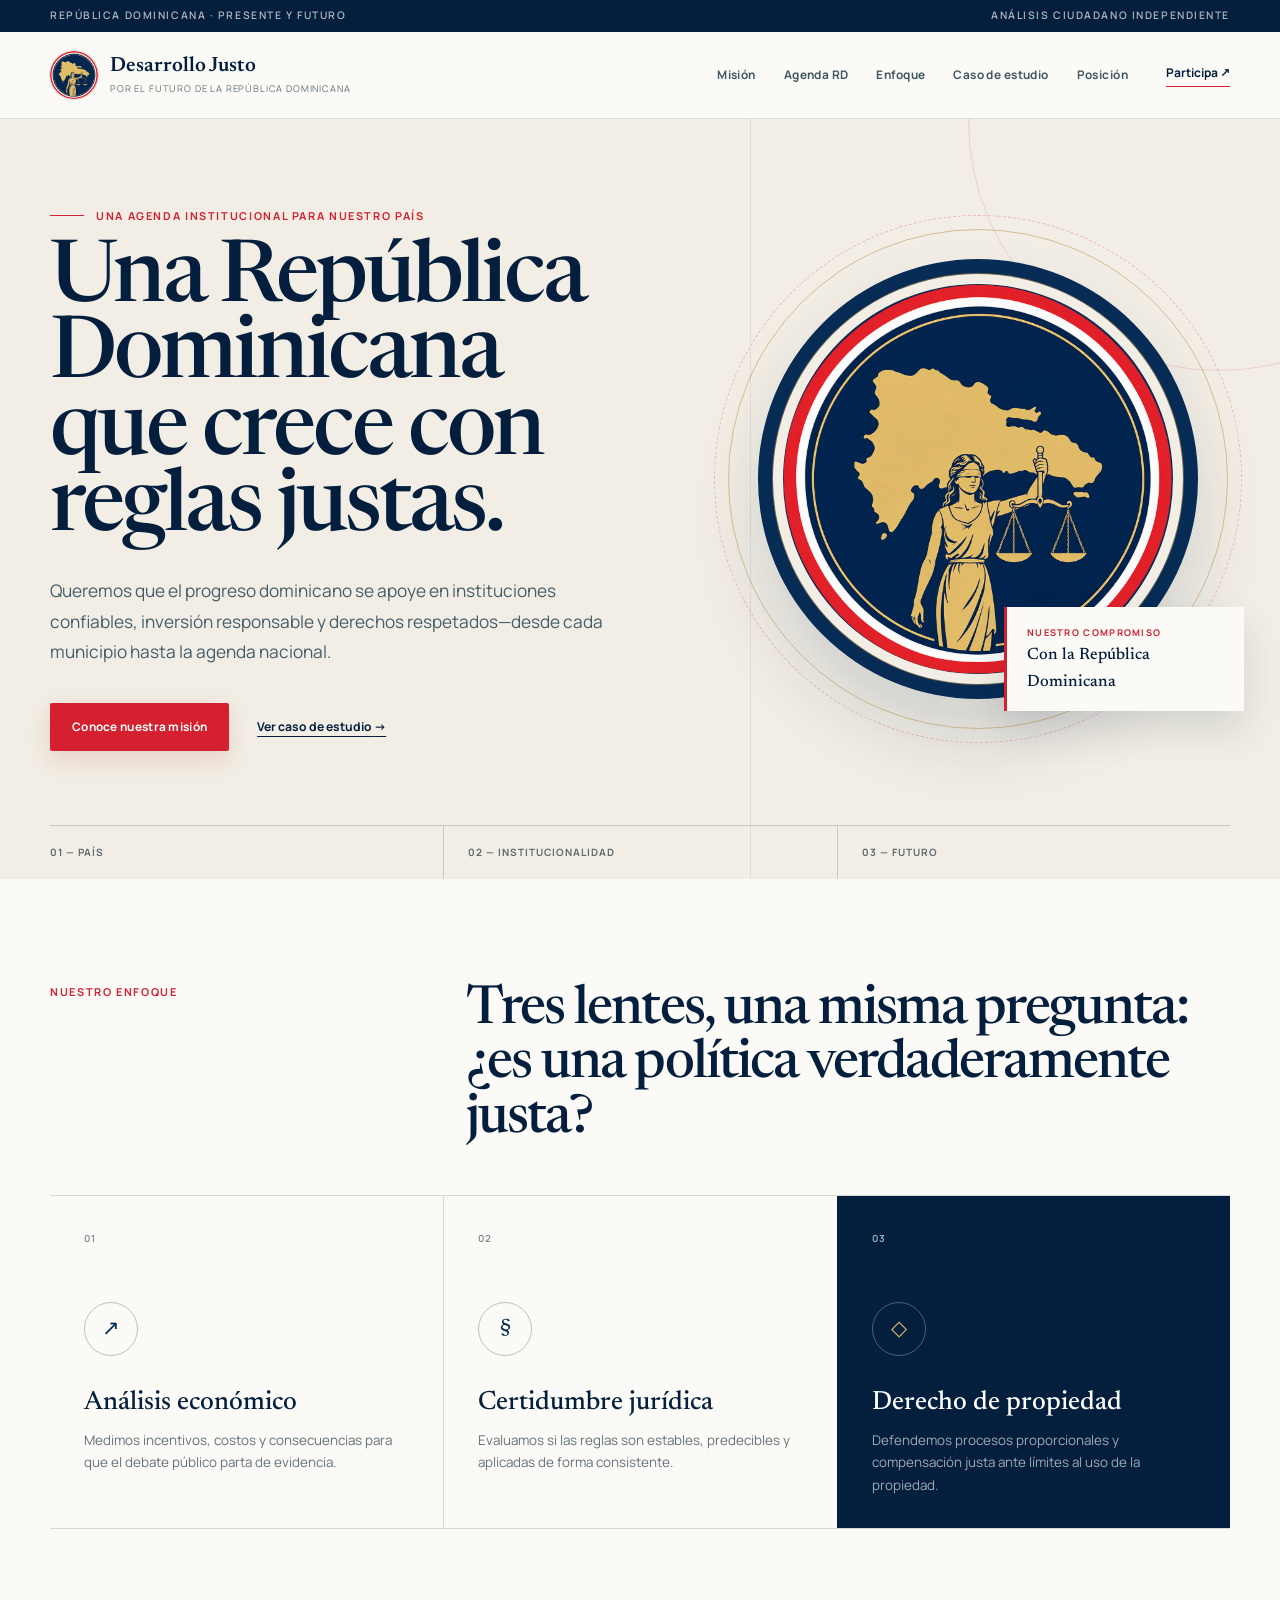
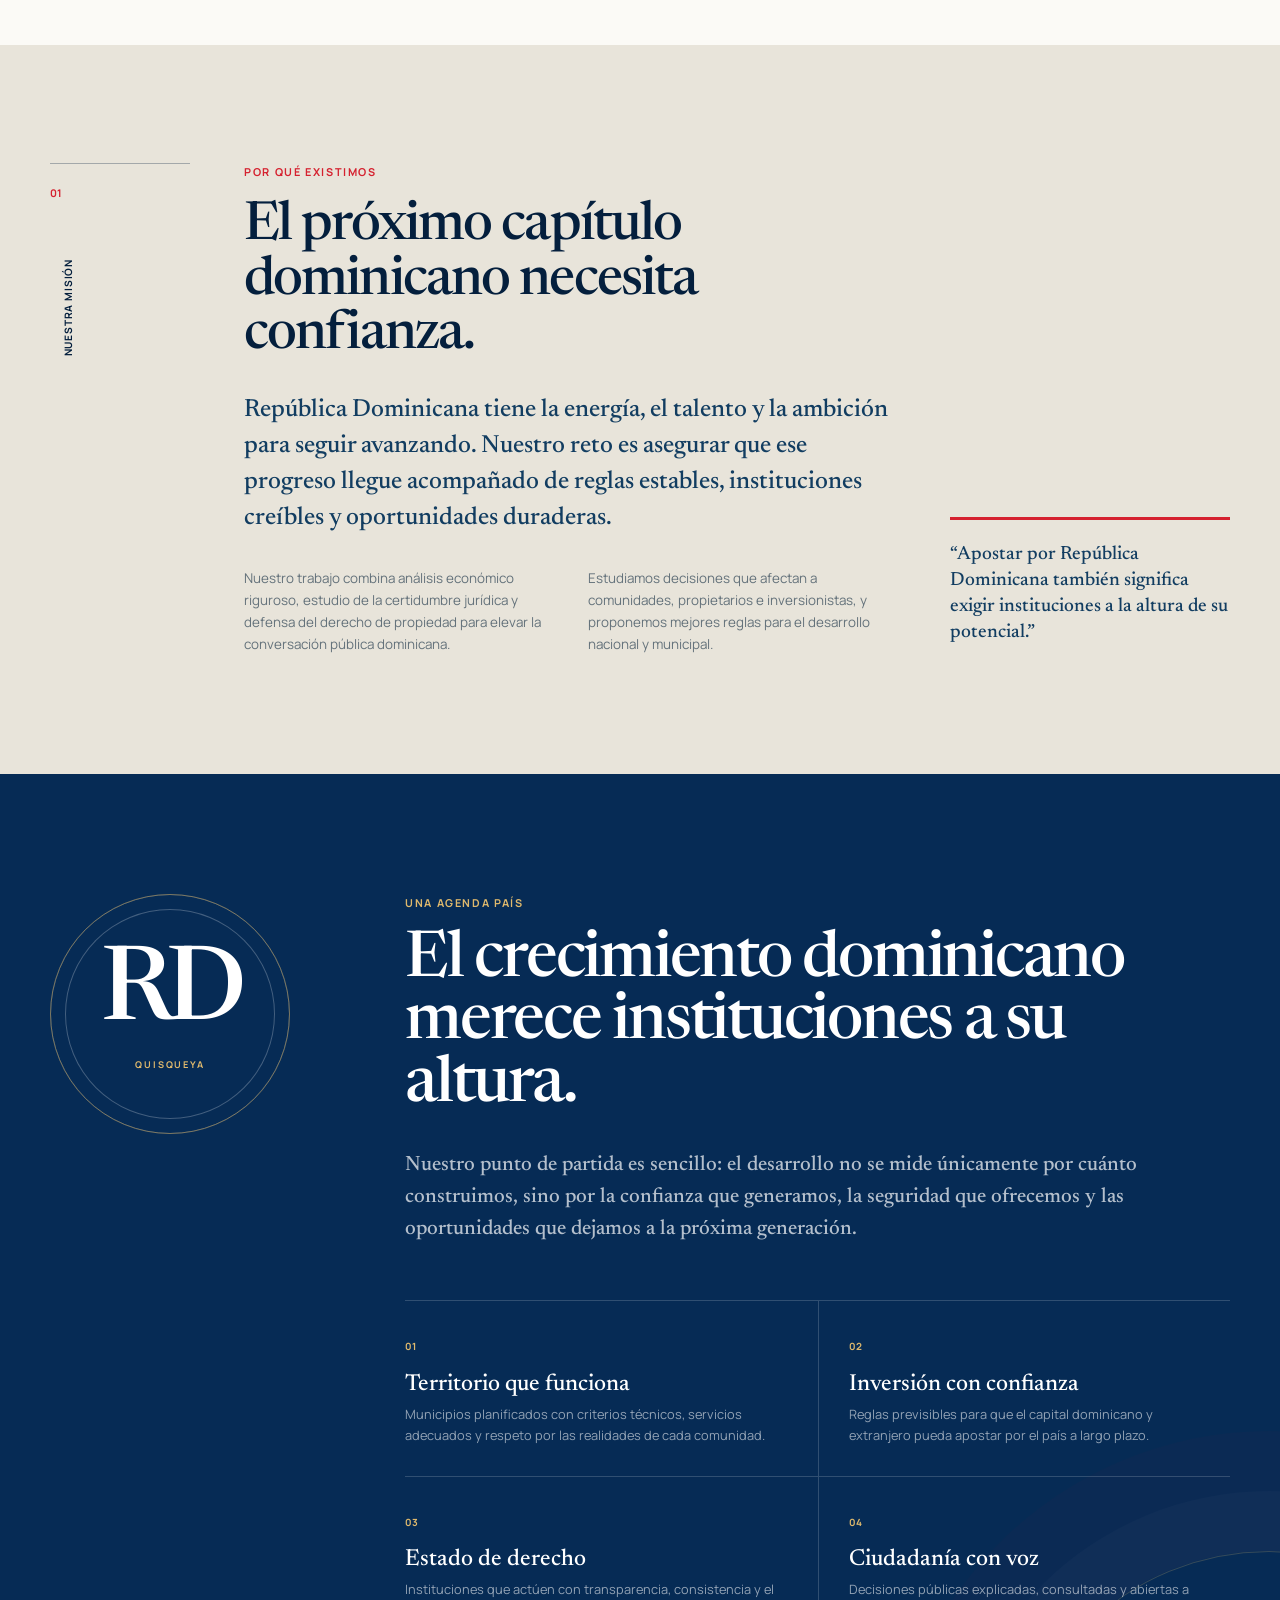
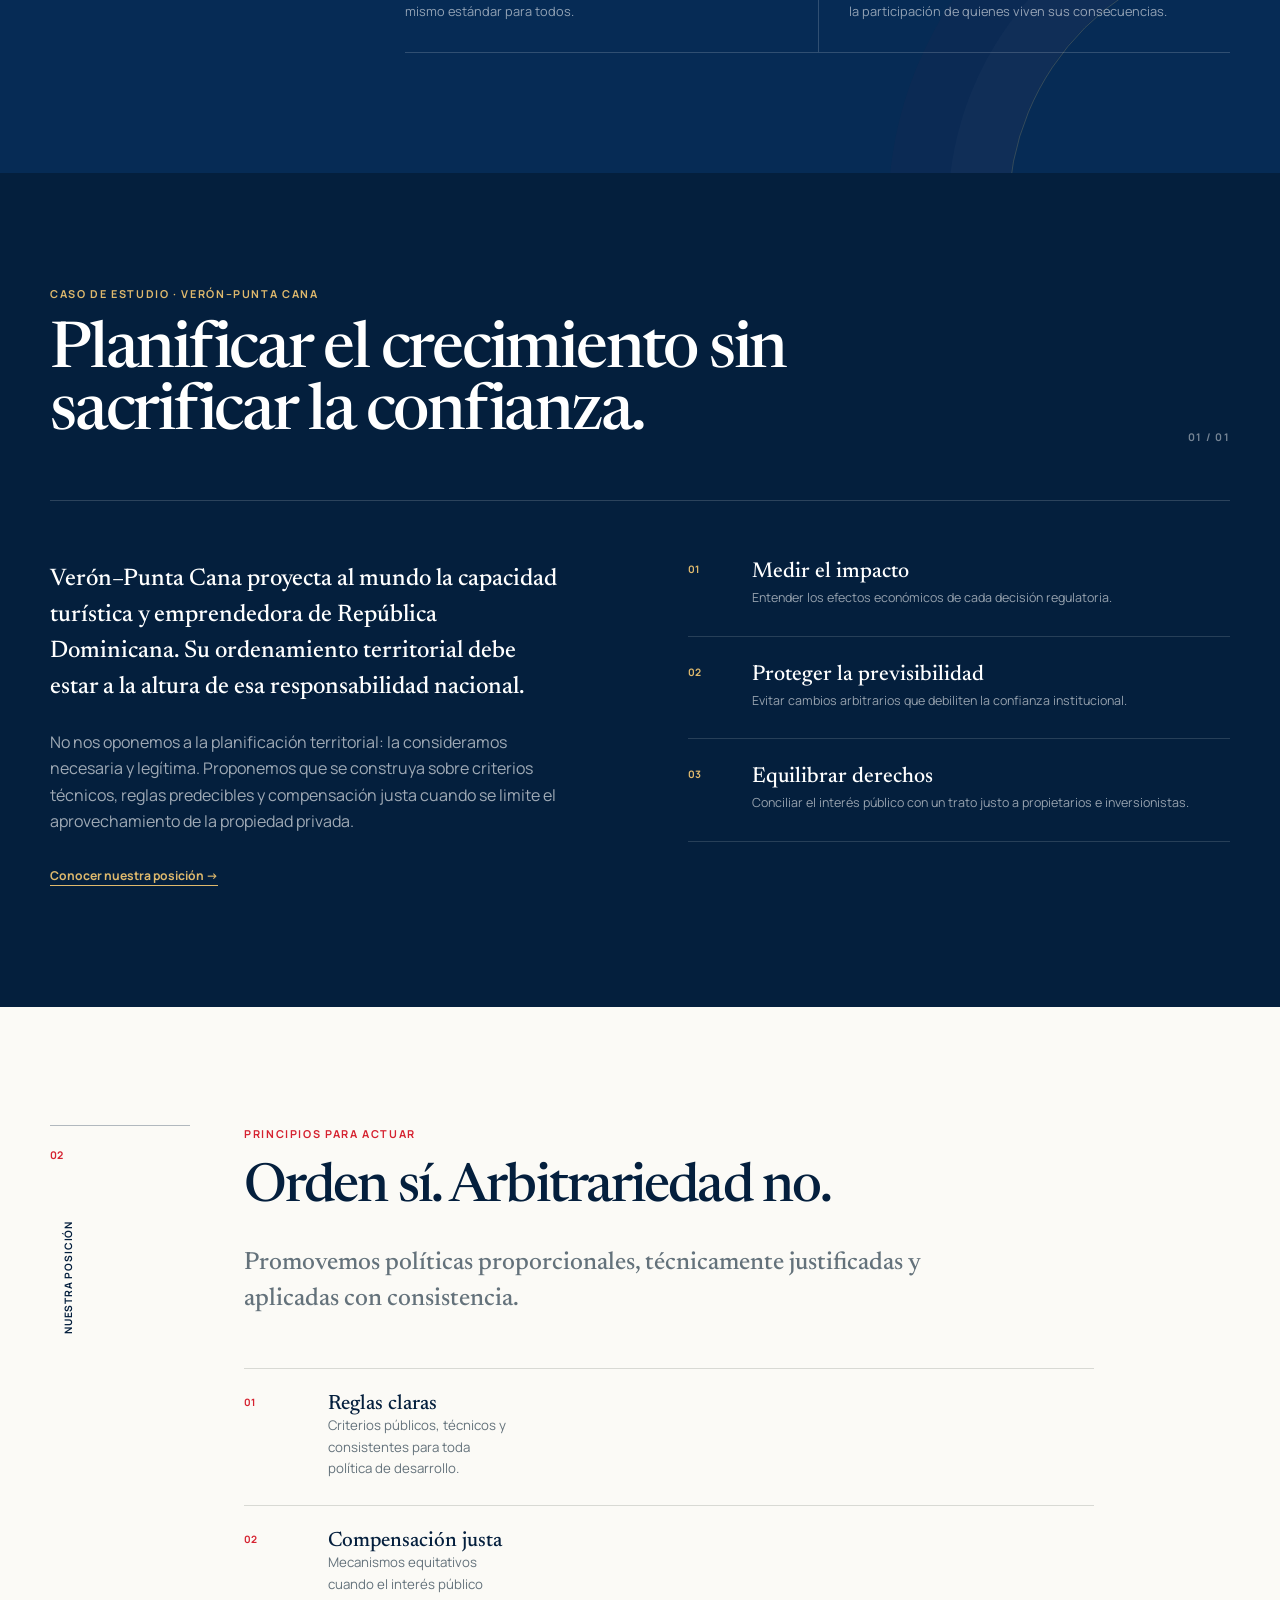
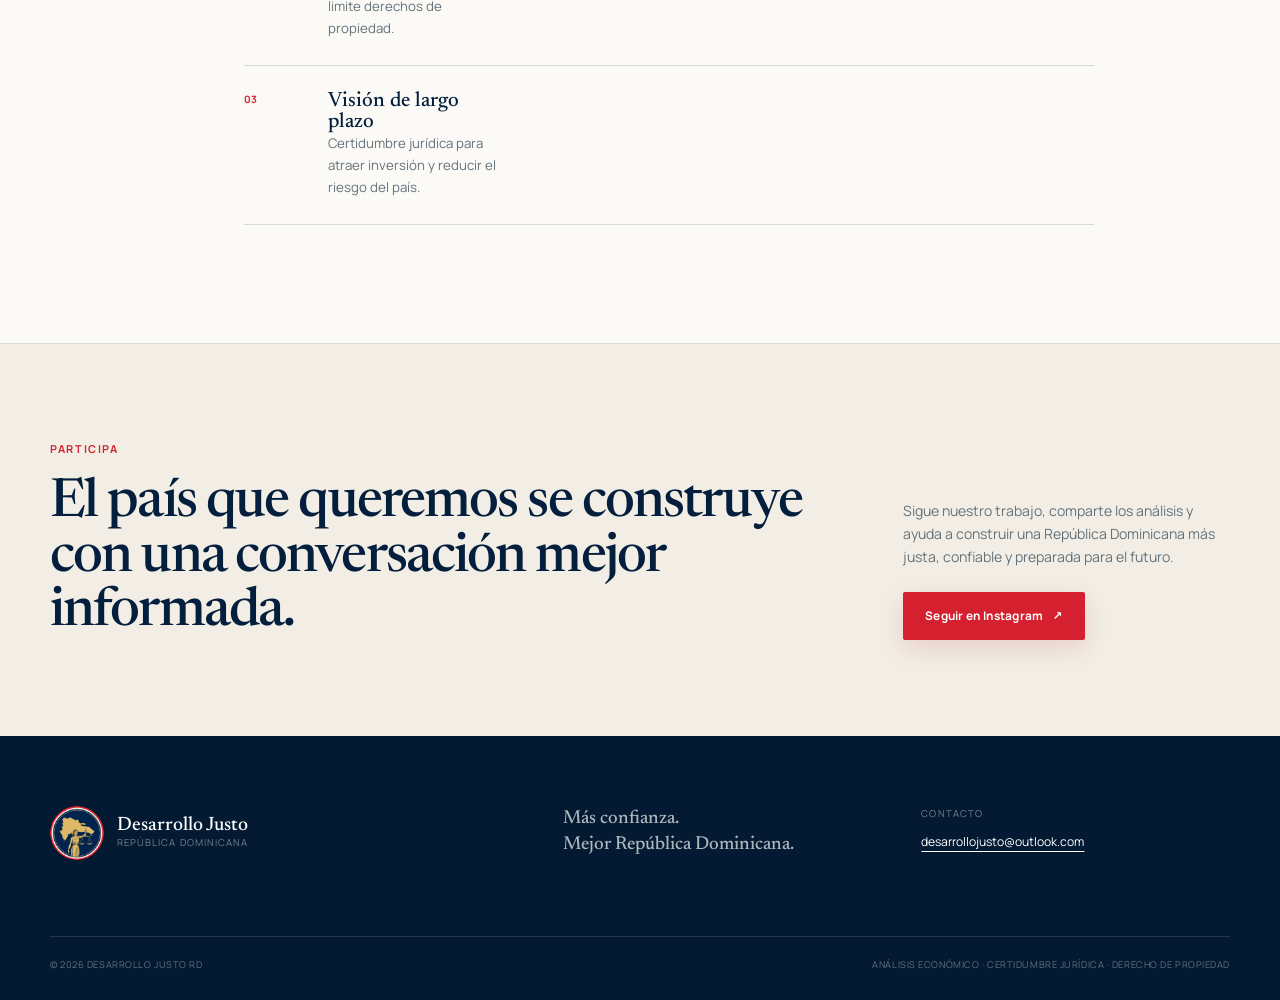
<file: index.html>
<!doctype html>
<html lang="es">
<head>
  <meta charset="utf-8">
  <meta name="viewport" content="width=device-width, initial-scale=1">
  <meta name="description" content="Desarrollo Justo RD promueve reglas claras, certidumbre jurídica y políticas públicas basadas en evidencia.">
  <title>Desarrollo Justo RD — Instituciones, inversión y territorio</title>
  <link rel="preconnect" href="https://fonts.googleapis.com">
  <link rel="preconnect" href="https://fonts.gstatic.com" crossorigin>
  <link href="https://fonts.googleapis.com/css2?family=Manrope:wght@400;500;600;700&family=Newsreader:opsz,wght@6..72,500;6..72,600&display=swap" rel="stylesheet">
  <link rel="stylesheet" href="styles.css?v=964a972">
</head>
<body>
  <div class="topline">
    <div class="container topline-inner">
      <span>República Dominicana · Presente y futuro</span>
      <span>Análisis ciudadano independiente</span>
    </div>
  </div>

  <header class="site-header">
    <div class="container header-inner">
      <a class="brand" href="#inicio" aria-label="Desarrollo Justo RD — Inicio">
        <img src="assets/desarrollo-justo-logo-circular.png" alt="">
        <span class="brand-copy">
          <strong>Desarrollo Justo</strong>
          <small>Por el futuro de la República Dominicana</small>
        </span>
      </a>

      <nav class="nav" id="nav" aria-label="Navegación principal">
        <a href="#mision">Misión</a>
        <a href="#agenda">Agenda RD</a>
        <a href="#enfoque">Enfoque</a>
        <a href="#veron">Caso de estudio</a>
        <a href="#posicion">Posición</a>
      </nav>

      <a class="header-action" href="#cta">Participa <span aria-hidden="true">↗</span></a>
      <button class="nav-toggle" id="navToggle" aria-label="Abrir menú" aria-expanded="false">Menú</button>
    </div>
  </header>

  <main id="inicio">
    <section class="hero">
      <div class="hero-rule" aria-hidden="true"></div>
      <div class="container hero-grid">
        <div class="hero-copy">
          <p class="kicker">Una agenda institucional para nuestro país</p>
          <h1>Una República Dominicana que crece con reglas justas.</h1>
          <p class="hero-lead">Queremos que el progreso dominicano se apoye en instituciones confiables, inversión responsable y derechos respetados—desde cada municipio hasta la agenda nacional.</p>
          <div class="hero-actions">
            <a class="btn primary" href="#mision">Conoce nuestra misión</a>
            <a class="text-link" href="#veron">Ver caso de estudio <span aria-hidden="true">→</span></a>
          </div>
        </div>

        <div class="hero-seal">
          <span class="seal-orbit orbit-one" aria-hidden="true"></span>
          <span class="seal-orbit orbit-two" aria-hidden="true"></span>
          <img src="assets/desarrollo-justo-logo-circular.png" alt="Emblema de Desarrollo Justo RD: la República Dominicana y la figura de la Justicia con su balanza">
          <div class="seal-caption">
            <span>Nuestro compromiso</span>
            <strong>Con la República Dominicana</strong>
          </div>
        </div>
      </div>

      <div class="container hero-footnote" aria-label="Principios de trabajo">
        <span>01 — País</span>
        <span>02 — Institucionalidad</span>
        <span>03 — Futuro</span>
      </div>
    </section>

    <section id="enfoque" class="pillars">
      <div class="container">
        <div class="section-heading compact">
          <p class="eyebrow">Nuestro enfoque</p>
          <h2>Tres lentes, una misma pregunta: ¿es una política verdaderamente justa?</h2>
        </div>

        <div class="pillar-grid">
          <article class="pillar-card">
            <span class="card-number">01</span>
            <div class="card-icon" aria-hidden="true">↗</div>
            <h3>Análisis económico</h3>
            <p>Medimos incentivos, costos y consecuencias para que el debate público parta de evidencia.</p>
          </article>
          <article class="pillar-card">
            <span class="card-number">02</span>
            <div class="card-icon" aria-hidden="true">§</div>
            <h3>Certidumbre jurídica</h3>
            <p>Evaluamos si las reglas son estables, predecibles y aplicadas de forma consistente.</p>
          </article>
          <article class="pillar-card accent-card">
            <span class="card-number">03</span>
            <div class="card-icon" aria-hidden="true">◇</div>
            <h3>Derecho de propiedad</h3>
            <p>Defendemos procesos proporcionales y compensación justa ante límites al uso de la propiedad.</p>
          </article>
        </div>
      </div>
    </section>

    <section id="mision" class="mission">
      <div class="container editorial-grid">
        <div class="section-index">
          <span>01</span>
          <p>Nuestra misión</p>
        </div>
        <div class="mission-main">
          <p class="eyebrow">Por qué existimos</p>
          <h2>El próximo capítulo dominicano necesita confianza.</h2>
          <p class="intro">República Dominicana tiene la energía, el talento y la ambición para seguir avanzando. Nuestro reto es asegurar que ese progreso llegue acompañado de reglas estables, instituciones creíbles y oportunidades duraderas.</p>
          <div class="mission-columns">
            <p>Nuestro trabajo combina análisis económico riguroso, estudio de la certidumbre jurídica y defensa del derecho de propiedad para elevar la conversación pública dominicana.</p>
            <p>Estudiamos decisiones que afectan a comunidades, propietarios e inversionistas, y proponemos mejores reglas para el desarrollo nacional y municipal.</p>
          </div>
        </div>
        <blockquote>“Apostar por República Dominicana también significa exigir instituciones a la altura de su potencial.”</blockquote>
      </div>
    </section>

    <section id="agenda" class="country-agenda">
      <div class="container country-grid">
        <div class="country-monogram" aria-hidden="true">
          <span>RD</span>
          <small>Quisqueya</small>
        </div>
        <div class="country-content">
          <p class="eyebrow light">Una agenda país</p>
          <h2>El crecimiento dominicano merece instituciones a su altura.</h2>
          <p class="country-intro">Nuestro punto de partida es sencillo: el desarrollo no se mide únicamente por cuánto construimos, sino por la confianza que generamos, la seguridad que ofrecemos y las oportunidades que dejamos a la próxima generación.</p>

          <div class="agenda-grid">
            <article>
              <span>01</span>
              <h3>Territorio que funciona</h3>
              <p>Municipios planificados con criterios técnicos, servicios adecuados y respeto por las realidades de cada comunidad.</p>
            </article>
            <article>
              <span>02</span>
              <h3>Inversión con confianza</h3>
              <p>Reglas previsibles para que el capital dominicano y extranjero pueda apostar por el país a largo plazo.</p>
            </article>
            <article>
              <span>03</span>
              <h3>Estado de derecho</h3>
              <p>Instituciones que actúen con transparencia, consistencia y el mismo estándar para todos.</p>
            </article>
            <article>
              <span>04</span>
              <h3>Ciudadanía con voz</h3>
              <p>Decisiones públicas explicadas, consultadas y abiertas a la participación de quienes viven sus consecuencias.</p>
            </article>
          </div>
        </div>
      </div>
    </section>

    <section id="veron" class="case-study">
      <div class="container">
        <div class="case-header">
          <div>
            <p class="eyebrow light">Caso de estudio · Verón–Punta Cana</p>
            <h2>Planificar el crecimiento sin sacrificar la confianza.</h2>
          </div>
          <span class="case-number">01 / 01</span>
        </div>

        <div class="case-grid">
          <div class="case-copy">
            <p class="case-lead">Verón–Punta Cana proyecta al mundo la capacidad turística y emprendedora de República Dominicana. Su ordenamiento territorial debe estar a la altura de esa responsabilidad nacional.</p>
            <p>No nos oponemos a la planificación territorial: la consideramos necesaria y legítima. Proponemos que se construya sobre criterios técnicos, reglas predecibles y compensación justa cuando se limite el aprovechamiento de la propiedad privada.</p>
            <a class="case-link" href="#posicion">Conocer nuestra posición <span aria-hidden="true">→</span></a>
          </div>

          <ol class="case-framework">
            <li>
              <span>01</span>
              <div><strong>Medir el impacto</strong><p>Entender los efectos económicos de cada decisión regulatoria.</p></div>
            </li>
            <li>
              <span>02</span>
              <div><strong>Proteger la previsibilidad</strong><p>Evitar cambios arbitrarios que debiliten la confianza institucional.</p></div>
            </li>
            <li>
              <span>03</span>
              <div><strong>Equilibrar derechos</strong><p>Conciliar el interés público con un trato justo a propietarios e inversionistas.</p></div>
            </li>
          </ol>
        </div>
      </div>
    </section>

    <section id="posicion" class="position">
      <div class="container editorial-grid position-grid">
        <div class="section-index">
          <span>02</span>
          <p>Nuestra posición</p>
        </div>
        <div class="position-main">
          <p class="eyebrow">Principios para actuar</p>
          <h2>Orden sí. Arbitrariedad no.</h2>
          <p class="intro">Promovemos políticas proporcionales, técnicamente justificadas y aplicadas con consistencia.</p>

          <div class="principle-list">
            <article>
              <span>01</span>
              <div><h3>Reglas claras</h3><p>Criterios públicos, técnicos y consistentes para toda política de desarrollo.</p></div>
            </article>
            <article>
              <span>02</span>
              <div><h3>Compensación justa</h3><p>Mecanismos equitativos cuando el interés público limite derechos de propiedad.</p></div>
            </article>
            <article>
              <span>03</span>
              <div><h3>Visión de largo plazo</h3><p>Certidumbre jurídica para atraer inversión y reducir el riesgo del país.</p></div>
            </article>
          </div>
        </div>
      </div>
    </section>

    <section id="cta" class="cta">
      <div class="container cta-grid">
        <div>
          <p class="eyebrow">Participa</p>
          <h2>El país que queremos se construye con una conversación mejor informada.</h2>
        </div>
        <div class="cta-copy">
          <p>Sigue nuestro trabajo, comparte los análisis y ayuda a construir una República Dominicana más justa, confiable y preparada para el futuro.</p>
          <a class="btn primary" href="https://www.instagram.com/desarrollojustord/" target="_blank" rel="noopener">Seguir en Instagram <span aria-hidden="true">↗</span></a>
        </div>
      </div>
    </section>
  </main>

  <footer class="site-footer">
    <div class="container footer-grid">
      <a class="footer-brand" href="#inicio">
        <img src="assets/desarrollo-justo-logo-circular.png" alt="">
        <span><strong>Desarrollo Justo</strong><small>República Dominicana</small></span>
      </a>
      <p>Más confianza.<br>Mejor República Dominicana.</p>
      <div class="footer-contact">
        <span>Contacto</span>
        <a href="mailto:desarrollojusto@outlook.com">desarrollojusto@outlook.com</a>
      </div>
    </div>
    <div class="container footer-bottom">
      <span>© 2026 Desarrollo Justo RD</span>
      <span>Análisis económico · Certidumbre jurídica · Derecho de propiedad</span>
    </div>
  </footer>

  <script>
    (() => {
      const nav = document.getElementById('nav');
      const button = document.getElementById('navToggle');
      button.addEventListener('click', () => {
        const isOpen = nav.classList.toggle('open');
        button.setAttribute('aria-expanded', String(isOpen));
      });
      nav.querySelectorAll('a').forEach(link => link.addEventListener('click', () => {
        nav.classList.remove('open');
        button.setAttribute('aria-expanded', 'false');
      }));
    })();
  </script>
</body>
</html>
</file>
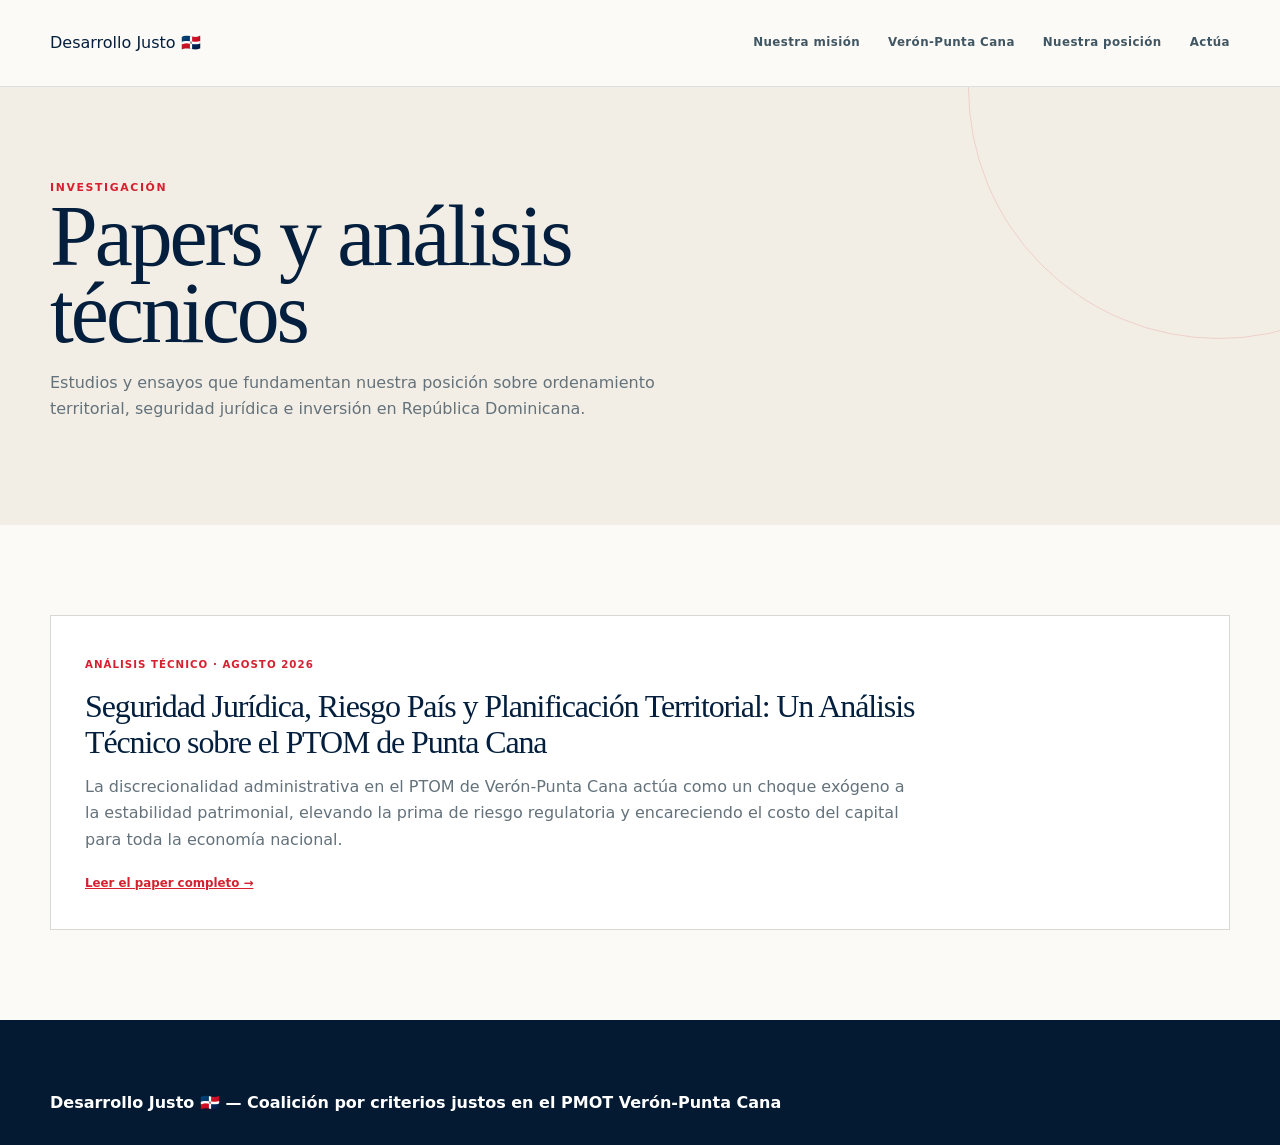
<file: papers.html>
<!doctype html>
<html lang="es">
<head>
  <meta charset="utf-8" />
  <meta name="viewport" content="width=device-width,initial-scale=1" />
  <title>Papers — Desarrollo Justo 🇩🇴</title>
  <link rel="preconnect" href="https://fonts.googleapis.com">
  <link rel="preconnect" href="https://fonts.gstatic.com" crossorigin>
  <link href="https://fonts.googleapis.com/css2?family=Merriweather:ital,wght@0,300;0,400;0,700;1,300&family=Montserrat:wght@600;700&display=swap" rel="stylesheet">
  <link rel="stylesheet" href="styles.css?v=964a972">
</head>
<body>
  <header class="site-header">
    <div class="container header-inner">
      <a class="brand" href="index.html">Desarrollo Justo 🇩🇴</a>
      <nav class="nav" id="nav">
        <a href="index.html#mision">Nuestra misión</a>
        <a href="index.html#veron">Verón-Punta Cana</a>
        <a href="index.html#posicion">Nuestra posición</a>
        <!-- Papers list removed from main navigation -->
        <a href="index.html#cta">Actúa</a>
      </nav>
      <button class="nav-toggle" id="navToggle" aria-label="Abrir menú">☰</button>
    </div>
  </header>

  <main>
    <section class="hero papers-hero">
      <div class="container hero-inner">
        <span class="eyebrow">Investigación</span>
        <h1>Papers y análisis técnicos</h1>
        <p class="lead">Estudios y ensayos que fundamentan nuestra posición sobre ordenamiento territorial, seguridad jurídica e inversión en República Dominicana.</p>
      </div>
    </section>

    <section class="panel">
      <div class="container">
        <div class="papers-list">
          <article class="paper-card">
            <span class="paper-card-eyebrow">Análisis técnico · Agosto 2026</span>
            <h2><a href="papers/seguridad-juridica-riesgo-pais-ptom.html">Seguridad Jurídica, Riesgo País y Planificación Territorial: Un Análisis Técnico sobre el PTOM de Punta Cana</a></h2>
            <p>La discrecionalidad administrativa en el PTOM de Verón-Punta Cana actúa como un choque exógeno a la estabilidad patrimonial, elevando la prima de riesgo regulatoria y encareciendo el costo del capital para toda la economía nacional.</p>
            <a class="paper-card-link" href="papers/seguridad-juridica-riesgo-pais-ptom.html">Leer el paper completo →</a>
          </article>
        </div>
      </div>
    </section>
  </main>

  <footer class="site-footer">
    <div class="container footer-inner">
      <div>
        <strong>Desarrollo Justo 🇩🇴 — Coalición por criterios justos en el PMOT Verón-Punta Cana</strong>
        <!-- contact removed -->
      </div>
      <div class="social">
        <!-- social links removed -->
      </div>
    </div>
  </footer>

  <script>
    (function(){
      const nav = document.getElementById('nav');
      const btn = document.getElementById('navToggle');
      btn.addEventListener('click', ()=> nav.classList.toggle('open'));
    })();
  </script>
</body>
</html>
</file>
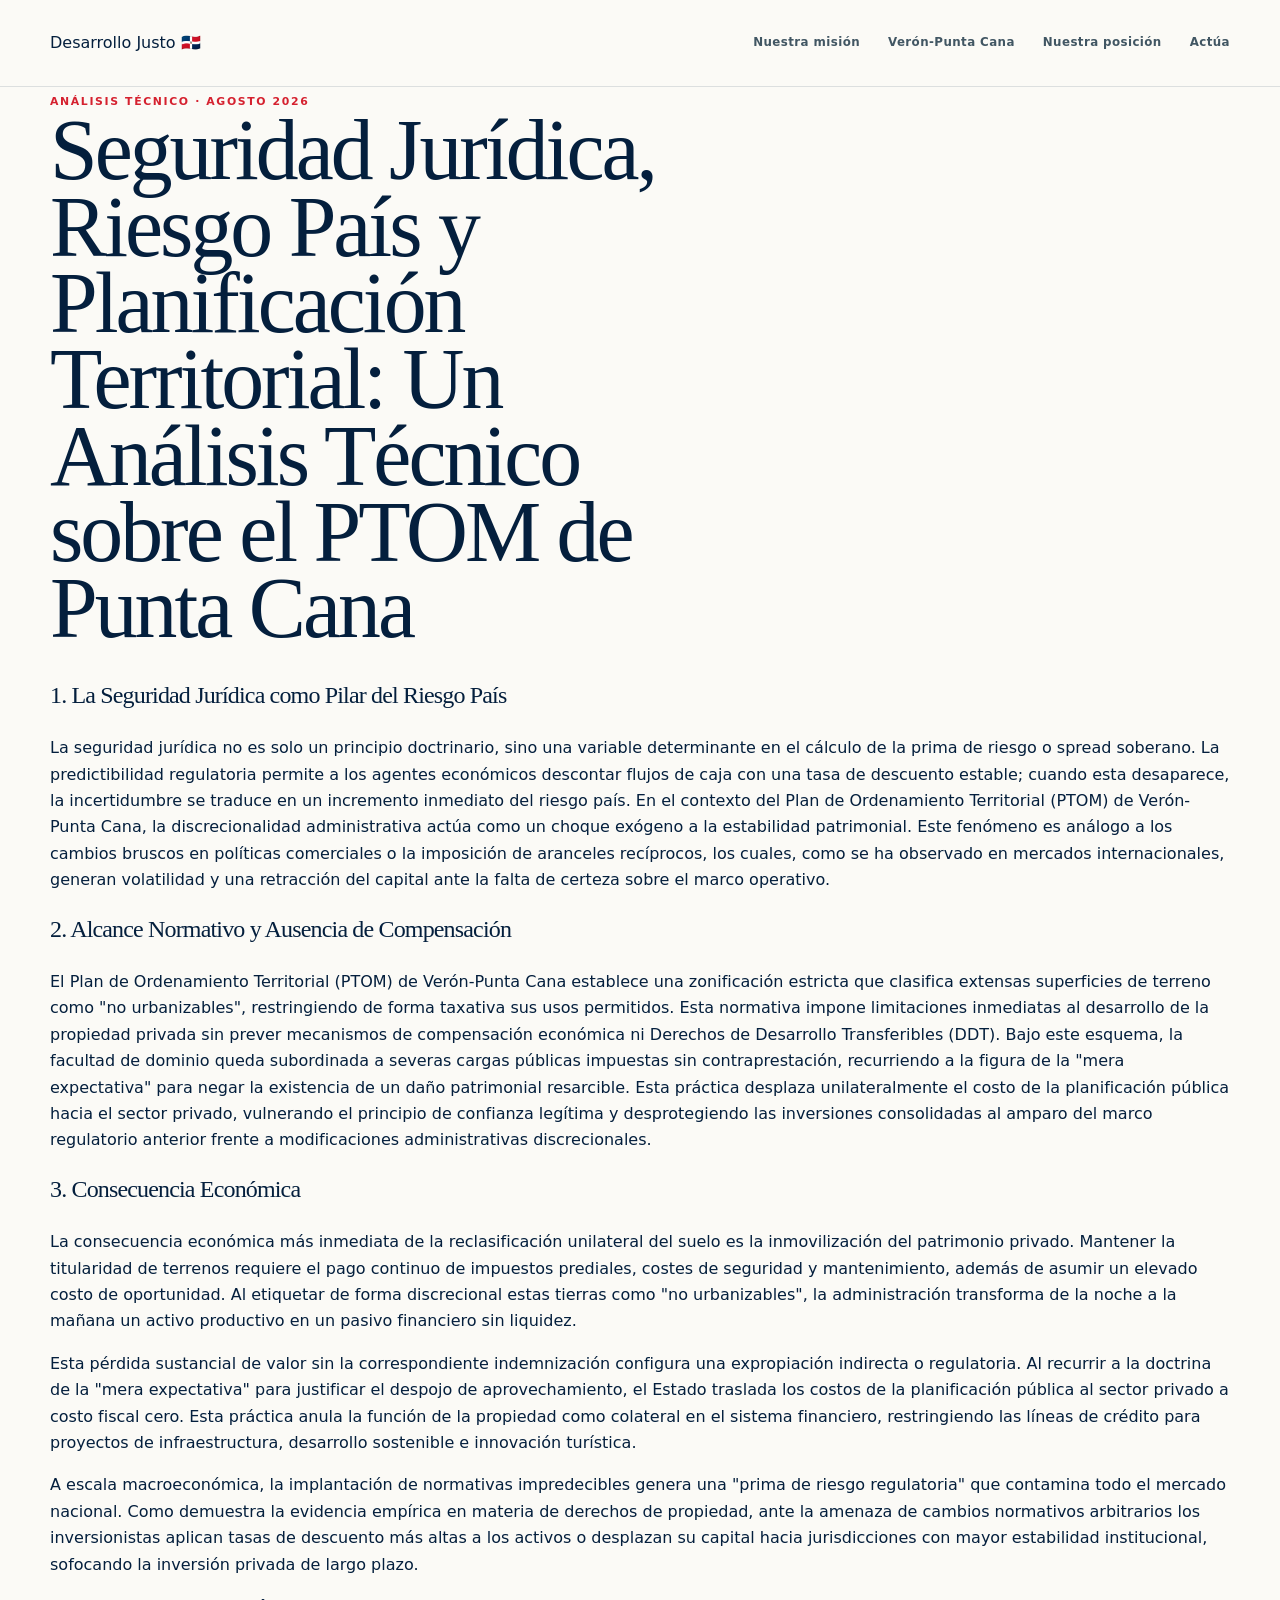
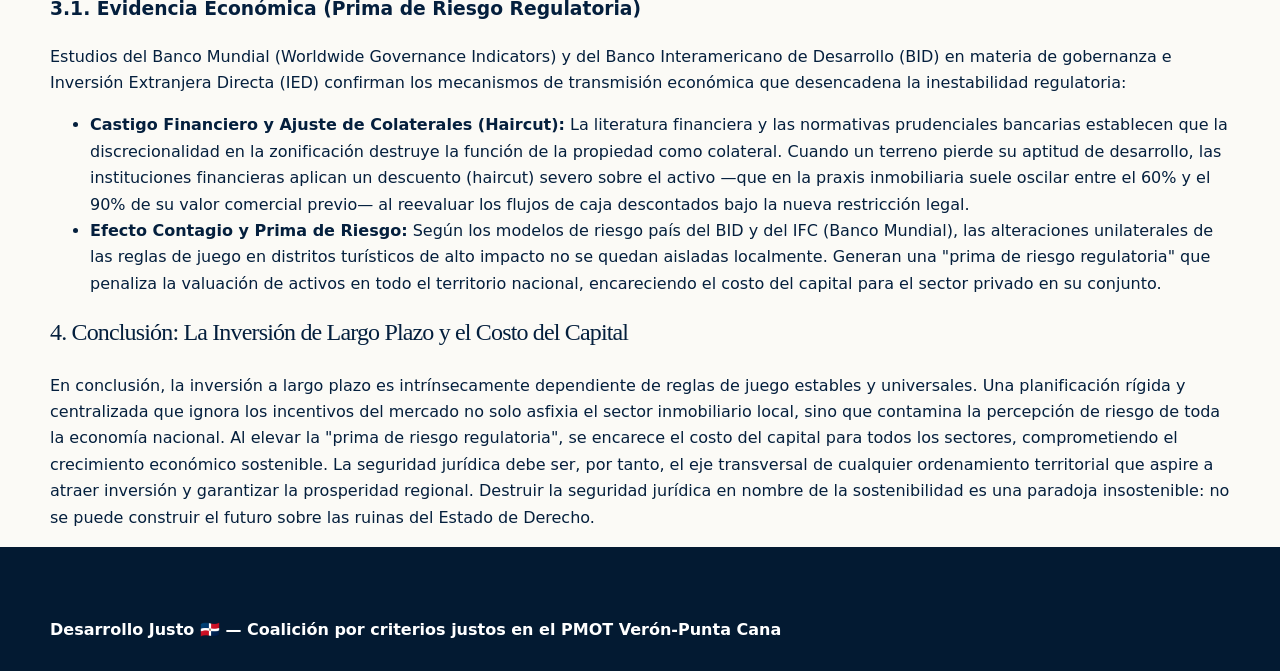
<file: papers/seguridad-juridica-riesgo-pais-ptom.html>
<!doctype html>
<html lang="es">
<head>
  <meta charset="utf-8" />
  <meta name="viewport" content="width=device-width,initial-scale=1" />
  <title>Seguridad Jurídica, Riesgo País y Planificación Territorial — Desarrollo Justo 🇩🇴</title>
  <link rel="preconnect" href="https://fonts.googleapis.com">
  <link rel="preconnect" href="https://fonts.gstatic.com" crossorigin>
  <link href="https://fonts.googleapis.com/css2?family=Merriweather:ital,wght@0,300;0,400;0,700;1,300&family=Montserrat:wght@600;700&display=swap" rel="stylesheet">
  <link rel="stylesheet" href="../styles.css">
</head>
<body>
  <header class="site-header">
    <div class="container header-inner">
      <a class="brand" href="../index.html">Desarrollo Justo 🇩🇴</a>
      <nav class="nav" id="nav">
        <a href="../index.html#mision">Nuestra misión</a>
        <a href="../index.html#veron">Verón-Punta Cana</a>
        <a href="../index.html#posicion">Nuestra posición</a>
        <!-- Papers nav removed -->
        <a href="../index.html#cta">Actúa</a>
      </nav>
      <button class="nav-toggle" id="navToggle" aria-label="Abrir menú">☰</button>
    </div>
  </header>

  <main>
    <article class="paper-article">
      <div class="container paper-article-header">
        <!-- Back link to papers removed -->
        <span class="eyebrow">Análisis técnico · Agosto 2026</span>
        <h1>Seguridad Jurídica, Riesgo País y Planificación Territorial: Un Análisis Técnico sobre el PTOM de Punta Cana</h1>
      </div>

      <div class="container paper-body">
        <h2>1. La Seguridad Jurídica como Pilar del Riesgo País</h2>
        <p>La seguridad jurídica no es solo un principio doctrinario, sino una variable determinante en el cálculo de la prima de riesgo o spread soberano. La predictibilidad regulatoria permite a los agentes económicos descontar flujos de caja con una tasa de descuento estable; cuando esta desaparece, la incertidumbre se traduce en un incremento inmediato del riesgo país. En el contexto del Plan de Ordenamiento Territorial (PTOM) de Verón-Punta Cana, la discrecionalidad administrativa actúa como un choque exógeno a la estabilidad patrimonial. Este fenómeno es análogo a los cambios bruscos en políticas comerciales o la imposición de aranceles recíprocos, los cuales, como se ha observado en mercados internacionales, generan volatilidad y una retracción del capital ante la falta de certeza sobre el marco operativo.</p>

        <h2>2. Alcance Normativo y Ausencia de Compensación</h2>
        <p>El Plan de Ordenamiento Territorial (PTOM) de Verón-Punta Cana establece una zonificación estricta que clasifica extensas superficies de terreno como "no urbanizables", restringiendo de forma taxativa sus usos permitidos. Esta normativa impone limitaciones inmediatas al desarrollo de la propiedad privada sin prever mecanismos de compensación económica ni Derechos de Desarrollo Transferibles (DDT). Bajo este esquema, la facultad de dominio queda subordinada a severas cargas públicas impuestas sin contraprestación, recurriendo a la figura de la "mera expectativa" para negar la existencia de un daño patrimonial resarcible. Esta práctica desplaza unilateralmente el costo de la planificación pública hacia el sector privado, vulnerando el principio de confianza legítima y desprotegiendo las inversiones consolidadas al amparo del marco regulatorio anterior frente a modificaciones administrativas discrecionales.</p>

        <h2>3. Consecuencia Económica</h2>
        <p>La consecuencia económica más inmediata de la reclasificación unilateral del suelo es la inmovilización del patrimonio privado. Mantener la titularidad de terrenos requiere el pago continuo de impuestos prediales, costes de seguridad y mantenimiento, además de asumir un elevado costo de oportunidad. Al etiquetar de forma discrecional estas tierras como "no urbanizables", la administración transforma de la noche a la mañana un activo productivo en un pasivo financiero sin liquidez.</p>
        <p>Esta pérdida sustancial de valor sin la correspondiente indemnización configura una expropiación indirecta o regulatoria. Al recurrir a la doctrina de la "mera expectativa" para justificar el despojo de aprovechamiento, el Estado traslada los costos de la planificación pública al sector privado a costo fiscal cero. Esta práctica anula la función de la propiedad como colateral en el sistema financiero, restringiendo las líneas de crédito para proyectos de infraestructura, desarrollo sostenible e innovación turística.</p>
        <p>A escala macroeconómica, la implantación de normativas impredecibles genera una "prima de riesgo regulatoria" que contamina todo el mercado nacional. Como demuestra la evidencia empírica en materia de derechos de propiedad, ante la amenaza de cambios normativos arbitrarios los inversionistas aplican tasas de descuento más altas a los activos o desplazan su capital hacia jurisdicciones con mayor estabilidad institucional, sofocando la inversión privada de largo plazo.</p>

        <h3>3.1. Evidencia Económica (Prima de Riesgo Regulatoria)</h3>
        <p>Estudios del Banco Mundial (Worldwide Governance Indicators) y del Banco Interamericano de Desarrollo (BID) en materia de gobernanza e Inversión Extranjera Directa (IED) confirman los mecanismos de transmisión económica que desencadena la inestabilidad regulatoria:</p>
        <ul class="paper-list">
          <li><strong>Castigo Financiero y Ajuste de Colaterales (Haircut):</strong> La literatura financiera y las normativas prudenciales bancarias establecen que la discrecionalidad en la zonificación destruye la función de la propiedad como colateral. Cuando un terreno pierde su aptitud de desarrollo, las instituciones financieras aplican un descuento (haircut) severo sobre el activo —que en la praxis inmobiliaria suele oscilar entre el 60% y el 90% de su valor comercial previo— al reevaluar los flujos de caja descontados bajo la nueva restricción legal.</li>
          <li><strong>Efecto Contagio y Prima de Riesgo:</strong> Según los modelos de riesgo país del BID y del IFC (Banco Mundial), las alteraciones unilaterales de las reglas de juego en distritos turísticos de alto impacto no se quedan aisladas localmente. Generan una "prima de riesgo regulatoria" que penaliza la valuación de activos en todo el territorio nacional, encareciendo el costo del capital para el sector privado en su conjunto.</li>
        </ul>

        <h2>4. Conclusión: La Inversión de Largo Plazo y el Costo del Capital</h2>
        <p>En conclusión, la inversión a largo plazo es intrínsecamente dependiente de reglas de juego estables y universales. Una planificación rígida y centralizada que ignora los incentivos del mercado no solo asfixia el sector inmobiliario local, sino que contamina la percepción de riesgo de toda la economía nacional. Al elevar la "prima de riesgo regulatoria", se encarece el costo del capital para todos los sectores, comprometiendo el crecimiento económico sostenible. La seguridad jurídica debe ser, por tanto, el eje transversal de cualquier ordenamiento territorial que aspire a atraer inversión y garantizar la prosperidad regional. Destruir la seguridad jurídica en nombre de la sostenibilidad es una paradoja insostenible: no se puede construir el futuro sobre las ruinas del Estado de Derecho.</p>

        <div class="paper-footer-nav">
          <!-- Return to Papers button removed -->
        </div>
      </div>
    </article>
  </main>

  <footer class="site-footer">
    <div class="container footer-inner">
      <div>
        <strong>Desarrollo Justo 🇩🇴 — Coalición por criterios justos en el PMOT Verón-Punta Cana</strong>
        <!-- contact removed -->
      </div>
      <div class="social">
        <!-- social links removed -->
      </div>
    </div>
  </footer>

  <script>
    (function(){
      const nav = document.getElementById('nav');
      const btn = document.getElementById('navToggle');
      btn.addEventListener('click', ()=> nav.classList.toggle('open'));
    })();
  </script>
</body>
</html>
</file>
<file: styles.css>
:root {
  --navy: #062b55;
  --navy-deep: #041f3d;
  --navy-soft: #123d61;
  --red: #d5212f;
  --red-dark: #b71927;
  --gold: #dfb96d;
  --gold-deep: #b68c43;
  --ivory: #f2eee5;
  --paper: #fbfaf6;
  --white: #fff;
  --muted: #64727b;
  --line: #d8d9d4;
  --max-width: 1180px;
  --sans: 'Manrope', system-ui, sans-serif;
  --serif: 'Newsreader', Georgia, serif;
}

* { box-sizing: border-box; }
html { scroll-behavior: smooth; }
body { margin: 0; color: var(--navy-deep); background: var(--paper); font-family: var(--sans); font-size: 16px; line-height: 1.65; -webkit-font-smoothing: antialiased; }
a { color: inherit; }
.container { width: min(var(--max-width), calc(100% - 48px)); margin-inline: auto; }

.topline { background: var(--navy-deep); color: rgba(255,255,255,.68); font-size: .65rem; font-weight: 600; letter-spacing: .15em; text-transform: uppercase; }
.topline-inner { height: 32px; display: flex; align-items: center; justify-content: space-between; }

.site-header { position: sticky; top: 0; z-index: 20; background: rgba(251,250,246,.94); border-bottom: 1px solid rgba(4,31,61,.12); backdrop-filter: blur(14px); }
.header-inner { min-height: 86px; display: flex; align-items: center; gap: 38px; }
.brand { display: inline-flex; align-items: center; gap: 12px; margin-right: auto; text-decoration: none; }
.brand img,.footer-brand img { width: 48px; height: 48px; flex: 0 0 auto; border-radius: 50%; object-fit: cover; box-shadow: 0 0 0 1px rgba(4,31,61,.14); }
.brand-copy { display: flex; flex-direction: column; line-height: 1.15; }
.brand-copy strong { font-family: var(--serif); font-size: 1.3rem; font-weight: 600; }
.brand-copy small { margin-top: 5px; color: var(--muted); font-size: .58rem; letter-spacing: .09em; text-transform: uppercase; }
.nav { display: flex; align-items: center; gap: 28px; }
.nav a { color: #415663; text-decoration: none; font-size: .74rem; font-weight: 700; letter-spacing: .035em; }
.nav a:hover { color: var(--red); }
.header-action { padding-bottom: 3px; border-bottom: 1px solid var(--red); text-decoration: none; font-size: .75rem; font-weight: 700; }
.nav-toggle { display: none; border: 0; background: transparent; color: var(--navy-deep); font: 700 .76rem var(--sans); cursor: pointer; }

.hero { position: relative; overflow: hidden; padding: 80px 0 0; background: var(--ivory); }
.hero::before { content: ''; position: absolute; width: 500px; height: 500px; right: -190px; top: -250px; border: 1px solid rgba(213,33,47,.15); border-radius: 50%; }
.hero-rule { position: absolute; inset: 0 auto 0 calc(50% + 110px); width: 1px; background: rgba(4,31,61,.08); }
.hero-grid { position: relative; display: grid; grid-template-columns: minmax(0,1.08fr) minmax(380px,.92fr); gap: 86px; align-items: center; }
.kicker,.eyebrow { margin: 0 0 18px; color: var(--red); font-size: .68rem; font-weight: 700; letter-spacing: .15em; text-transform: uppercase; }
.kicker { display: flex; align-items: center; gap: 12px; }
.kicker::before { content: ''; width: 34px; height: 1px; background: var(--red); }
h1,h2,h3,p { margin-top: 0; }
h1,h2 { font-family: var(--serif); font-weight: 500; letter-spacing: -.035em; }
h1 { max-width: 680px; margin-bottom: 28px; font-size: clamp(4rem,6.7vw,6.8rem); line-height: .89; }
.hero-lead { max-width: 580px; margin-bottom: 36px; color: #455d6a; font-size: 1.08rem; line-height: 1.75; }
.hero-actions { display: flex; align-items: center; gap: 28px; }
.btn { display: inline-flex; min-height: 48px; padding: 0 22px; align-items: center; justify-content: center; gap: 9px; border-radius: 2px; text-decoration: none; font-size: .74rem; font-weight: 700; letter-spacing: .025em; transition: transform .2s, background .2s; }
.btn.primary { background: var(--red); color: var(--white); box-shadow: 0 8px 24px rgba(183,25,39,.15); }
.btn.primary:hover { background: var(--red-dark); transform: translateY(-2px); }
.text-link,.case-link { font-size: .76rem; font-weight: 700; text-underline-offset: 5px; }
.text-link:hover,.case-link:hover { color: var(--red); }
.hero-seal { position: relative; min-height: 560px; display: grid; place-items: center; }
.hero-seal::before { content: ''; position: absolute; width: 440px; height: 440px; border-radius: 50%; background: var(--navy); box-shadow: 0 40px 70px rgba(4,31,61,.14); }
.hero-seal img { position: relative; z-index: 2; width: min(390px,78%); aspect-ratio: 1; object-fit: cover; border-radius: 50%; box-shadow: 0 0 0 10px var(--ivory), 0 0 0 11px rgba(182,140,67,.55); }
.seal-orbit { position: absolute; z-index: 1; border-radius: 50%; border: 1px solid rgba(182,140,67,.5); }
.orbit-one { width: 500px; height: 500px; }
.orbit-two { width: 528px; height: 528px; border-color: rgba(213,33,47,.25); border-style: dashed; }
.seal-caption { position: absolute; z-index: 3; right: -14px; bottom: 48px; width: 240px; padding: 18px 20px; background: var(--paper); border-left: 3px solid var(--red); box-shadow: 0 18px 38px rgba(4,31,61,.13); }
.seal-caption span { display: block; color: var(--red); font-size: .58rem; font-weight: 700; letter-spacing: .14em; text-transform: uppercase; }
.seal-caption strong { font: 500 1.03rem var(--serif); }
.hero-footnote { display: grid; grid-template-columns: repeat(3,1fr); margin-top: 66px; border-top: 1px solid rgba(4,31,61,.18); }
.hero-footnote span { padding: 18px 0; color: #5e6b70; font-size: .63rem; font-weight: 700; letter-spacing: .1em; text-transform: uppercase; }
.hero-footnote span + span { padding-left: 24px; border-left: 1px solid rgba(4,31,61,.18); }

.pillars { padding: 104px 0 116px; }
.section-heading.compact { display: grid; grid-template-columns: 1fr 2.15fr; gap: 60px; align-items: start; margin-bottom: 48px; }
.section-heading h2,.mission-main h2,.position-main h2,.cta h2 { margin-bottom: 0; font-size: clamp(2.5rem,4.2vw,4.2rem); line-height: 1.02; }
.pillar-grid { display: grid; grid-template-columns: repeat(3,1fr); border-top: 1px solid var(--line); border-bottom: 1px solid var(--line); }
.pillar-card { position: relative; min-height: 326px; padding: 27px 34px 32px; }
.pillar-card + .pillar-card { border-left: 1px solid var(--line); }
.card-number { color: #879199; font-size: .61rem; font-weight: 700; letter-spacing: .1em; }
.card-icon { width: 54px; height: 54px; display: grid; place-items: center; margin: 52px 0 34px; border: 1px solid #bbc1c1; border-radius: 50%; color: var(--navy); font: 500 1.3rem var(--serif); }
.pillar-card h3 { margin-bottom: 12px; font: 500 1.65rem/1.05 var(--serif); }
.pillar-card p { margin: 0; color: var(--muted); font-size: .84rem; }
.accent-card { background: var(--navy-deep); color: var(--white); border-color: var(--navy-deep) !important; }
.accent-card .card-icon { color: var(--gold); border-color: rgba(255,255,255,.28); }
.accent-card .card-number,.accent-card p { color: rgba(255,255,255,.62); }

.mission,.position { padding: 118px 0; background: #e8e4da; }
.editorial-grid { display: grid; grid-template-columns: 140px minmax(0,1fr) 280px; gap: 54px; }
.section-index { padding-top: 14px; border-top: 1px solid rgba(4,31,61,.3); }
.section-index span { color: var(--red); font-size: .66rem; font-weight: 700; }
.section-index p { margin-top: 55px; font-size: .64rem; font-weight: 700; letter-spacing: .08em; text-transform: uppercase; writing-mode: vertical-rl; transform: rotate(180deg); }
.mission-main h2 { max-width: 710px; }
.intro { margin: 30px 0; color: var(--navy-soft); font: 500 1.55rem/1.45 var(--serif); }
.mission-columns { display: grid; grid-template-columns: 1fr 1fr; gap: 36px; }
.mission-columns p { margin: 0; color: var(--muted); font-size: .84rem; }
blockquote { align-self: end; margin: 0 0 10px; padding: 22px 0 0; border-top: 3px solid var(--red); color: var(--navy-soft); font: 500 1.2rem/1.35 var(--serif); }

.country-agenda { position: relative; overflow: hidden; padding: 120px 0; background: var(--navy); color: var(--white); }
.country-agenda::after { content: ''; position: absolute; width: 520px; height: 520px; right: -250px; bottom: -300px; border: 1px solid rgba(223,185,109,.22); border-radius: 50%; box-shadow: 0 0 0 60px rgba(255,255,255,.018), 0 0 0 120px rgba(213,33,47,.025); }
.country-grid { position: relative; z-index: 1; display: grid; grid-template-columns: 260px minmax(0,1fr); gap: 95px; }
.country-monogram { width: 240px; height: 240px; display: grid; place-content: center; align-self: start; aspect-ratio: 1; border: 1px solid rgba(223,185,109,.55); border-radius: 50%; text-align: center; box-shadow: inset 0 0 0 14px var(--navy), inset 0 0 0 15px rgba(255,255,255,.24); }
.country-monogram span { font: 500 6.4rem/.8 var(--serif); letter-spacing: -.08em; }
.country-monogram small { margin-top: 20px; color: var(--gold); font-size: .58rem; font-weight: 700; letter-spacing: .2em; text-transform: uppercase; }
.country-content > h2 { max-width: 820px; margin: 0; font-size: clamp(3rem,5vw,5rem); line-height: .98; }
.country-intro { max-width: 780px; margin: 32px 0 54px; color: rgba(255,255,255,.7); font: 500 1.3rem/1.55 var(--serif); }
.agenda-grid { display: grid; grid-template-columns: 1fr 1fr; border-top: 1px solid rgba(255,255,255,.17); }
.agenda-grid article { padding: 30px 30px 30px 0; border-bottom: 1px solid rgba(255,255,255,.17); }
.agenda-grid article:nth-child(even) { padding-left: 30px; border-left: 1px solid rgba(255,255,255,.17); }
.agenda-grid span { color: var(--gold); font-size: .62rem; font-weight: 700; }
.agenda-grid h3 { margin: 15px 0 8px; font: 500 1.45rem var(--serif); }
.agenda-grid p { margin: 0; color: rgba(255,255,255,.56); font-size: .8rem; }

.case-study { padding: 112px 0 120px; background: var(--navy-deep); color: var(--white); }
.eyebrow.light { color: var(--gold); }
.case-header { display: flex; justify-content: space-between; gap: 40px; padding-bottom: 54px; border-bottom: 1px solid rgba(255,255,255,.16); }
.case-header h2 { max-width: 790px; margin: 0; color: var(--white); font-size: clamp(3rem,5vw,5.2rem); line-height: .98; }
.case-number { align-self: flex-end; color: rgba(255,255,255,.45); font-size: .66rem; font-weight: 700; letter-spacing: .12em; }
.case-grid { display: grid; grid-template-columns: 1fr 1fr; gap: 95px; padding-top: 60px; }
.case-copy { padding-right: 30px; }
.case-lead { color: var(--white) !important; font: 500 1.5rem/1.5 var(--serif); }
.case-copy p { color: rgba(255,255,255,.62); }
.case-link { display: inline-block; margin-top: 15px; color: var(--gold); }
.case-framework { margin: 0; padding: 0; list-style: none; }
.case-framework li { display: grid; grid-template-columns: 46px 1fr; gap: 18px; padding: 0 0 27px; margin-bottom: 27px; border-bottom: 1px solid rgba(255,255,255,.14); }
.case-framework li > span { color: var(--gold); font-size: .64rem; font-weight: 700; }
.case-framework strong { display: block; margin-bottom: 5px; font: 500 1.35rem var(--serif); }
.case-framework p { margin: 0; color: rgba(255,255,255,.58); font-size: .78rem; }

.position { background: var(--paper); }
.position-grid { grid-template-columns: 140px minmax(0,1fr); }
.position-main { max-width: 850px; }
.position-main > .intro { max-width: 690px; color: var(--muted); }
.principle-list { margin-top: 50px; border-top: 1px solid var(--line); }
.principle-list article { display: grid; grid-template-columns: 62px 180px 1fr; gap: 22px; padding: 25px 0; border-bottom: 1px solid var(--line); }
.principle-list article > span { color: var(--red); font-size: .63rem; font-weight: 700; }
.principle-list h3 { margin: 0; font: 500 1.3rem var(--serif); }
.principle-list p { margin: 0; color: var(--muted); font-size: .83rem; }

.cta { padding: 96px 0; background: var(--ivory); border-top: 1px solid var(--line); }
.cta-grid { display: grid; grid-template-columns: 1.4fr .6fr; gap: 90px; align-items: end; }
.cta h2 { max-width: 760px; }
.cta-copy p { margin-bottom: 24px; color: var(--muted); font-size: .88rem; }

.site-footer { padding: 70px 0 28px; background: #031a32; color: var(--white); }
.footer-grid { display: grid; grid-template-columns: 1.2fr .8fr .8fr; gap: 50px; align-items: start; }
.footer-brand { display: inline-flex; align-items: center; gap: 13px; text-decoration: none; }
.footer-brand img { width: 54px; height: 54px; }
.footer-brand > span:last-child { display: flex; flex-direction: column; }
.footer-brand strong { font: 500 1.22rem var(--serif); }
.footer-brand small,.footer-contact span { color: rgba(255,255,255,.45); font-size: .6rem; letter-spacing: .11em; text-transform: uppercase; }
.footer-grid > p { color: rgba(255,255,255,.68); font: 500 1.18rem/1.35 var(--serif); }
.footer-contact { display: flex; flex-direction: column; gap: 10px; }
.footer-contact a { font-size: .76rem; text-underline-offset: 5px; }
.footer-bottom { display: flex; justify-content: space-between; gap: 30px; margin-top: 60px; padding-top: 20px; border-top: 1px solid rgba(255,255,255,.12); color: rgba(255,255,255,.38); font-size: .58rem; letter-spacing: .06em; text-transform: uppercase; }

/* The existing papers page inherits the prototype's editorial system. */
.papers-hero { padding: 86px 0; background: var(--ivory); }
.papers-hero h1 { margin-bottom: 18px; }
.papers-hero .lead { max-width: 650px; color: var(--muted); }
.panel { padding: 90px 0; }
.papers-list { display: grid; gap: 20px; }
.paper-card { padding: 34px; border: 1px solid var(--line); background: var(--white); }
.paper-card-eyebrow { color: var(--red); font-size: .64rem; font-weight: 700; letter-spacing: .1em; text-transform: uppercase; }
.paper-card h2 { max-width: 880px; margin: 13px 0; font-size: 2rem; line-height: 1.12; }
.paper-card h2 a { text-decoration: none; }
.paper-card p { max-width: 820px; color: var(--muted); }
.paper-card-link { color: var(--red); font-size: .74rem; font-weight: 700; }

@media (max-width: 1040px) {
  .nav { display: none; position: absolute; top: 86px; left: 24px; right: 24px; padding: 24px; background: var(--paper); border: 1px solid var(--line); box-shadow: 0 18px 30px rgba(4,31,61,.12); flex-direction: column; align-items: flex-start; }
  .nav.open { display: flex; }
  .header-action { display: none; }
  .nav-toggle { display: block; }
  .hero-grid { grid-template-columns: 1fr; gap: 58px; }
  .hero-rule { display: none; }
  .hero-seal { min-height: 520px; width: min(620px,100%); justify-self: center; }
  .section-heading.compact { grid-template-columns: 1fr; gap: 8px; }
  .editorial-grid { grid-template-columns: 90px 1fr; }
  .editorial-grid blockquote { grid-column: 2; max-width: 430px; }
  .country-grid { grid-template-columns: 190px 1fr; gap: 50px; }
  .country-monogram { width: 180px; height: 180px; }
  .country-monogram span { font-size: 4.8rem; }
  .case-grid { gap: 50px; }
  .cta-grid { grid-template-columns: 1fr; gap: 35px; }
}

@media (max-width: 720px) {
  .container { width: min(100% - 32px,var(--max-width)); }
  .topline-inner span:last-child,.brand-copy small { display: none; }
  .header-inner { min-height: 72px; }
  .nav { top: 72px; left: 16px; right: 16px; }
  .brand img { width: 42px; height: 42px; }
  .hero { padding-top: 56px; }
  h1 { font-size: clamp(3.45rem,17vw,5rem); }
  .hero-actions { align-items: flex-start; flex-direction: column; gap: 20px; }
  .hero-seal { min-height: 415px; }
  .hero-seal::before { width: 335px; height: 335px; }
  .hero-seal img { width: 295px; box-shadow: 0 0 0 7px var(--ivory), 0 0 0 8px rgba(182,140,67,.55); }
  .orbit-one { width: 370px; height: 370px; }
  .orbit-two { display: none; }
  .seal-caption { right: 0; bottom: 15px; width: 210px; }
  .hero-footnote { grid-template-columns: 1fr; }
  .hero-footnote span + span { padding-left: 0; border-left: 0; border-top: 1px solid rgba(4,31,61,.18); }
  .pillars,.mission,.position,.country-agenda,.case-study { padding: 78px 0; }
  .pillar-grid { grid-template-columns: 1fr; }
  .pillar-card { min-height: auto; }
  .pillar-card + .pillar-card { border-left: 0; border-top: 1px solid var(--line); }
  .card-icon { margin: 32px 0 25px; }
  .editorial-grid,.position-grid { grid-template-columns: 1fr; gap: 35px; }
  .section-index { display: flex; align-items: center; gap: 13px; }
  .section-index p { margin: 0; writing-mode: initial; transform: none; }
  .mission-columns { grid-template-columns: 1fr; gap: 8px; }
  .editorial-grid blockquote { grid-column: 1; }
  .country-grid { grid-template-columns: 1fr; gap: 46px; }
  .country-monogram { width: 150px; height: 150px; }
  .country-monogram span { font-size: 4rem; }
  .agenda-grid { grid-template-columns: 1fr; }
  .agenda-grid article:nth-child(even) { padding-left: 0; border-left: 0; }
  .case-header,.footer-bottom { flex-direction: column; }
  .case-number { align-self: flex-start; }
  .case-grid { grid-template-columns: 1fr; }
  .principle-list article { grid-template-columns: 38px 1fr; }
  .principle-list article p { grid-column: 2; }
  .cta { padding: 72px 0; }
  .footer-grid { grid-template-columns: 1fr; gap: 30px; }
  .footer-bottom { align-items: flex-start; }
}

@media (prefers-reduced-motion: reduce) {
  html { scroll-behavior: auto; }
  *,*::before,*::after { transition: none !important; }
}
</file>
